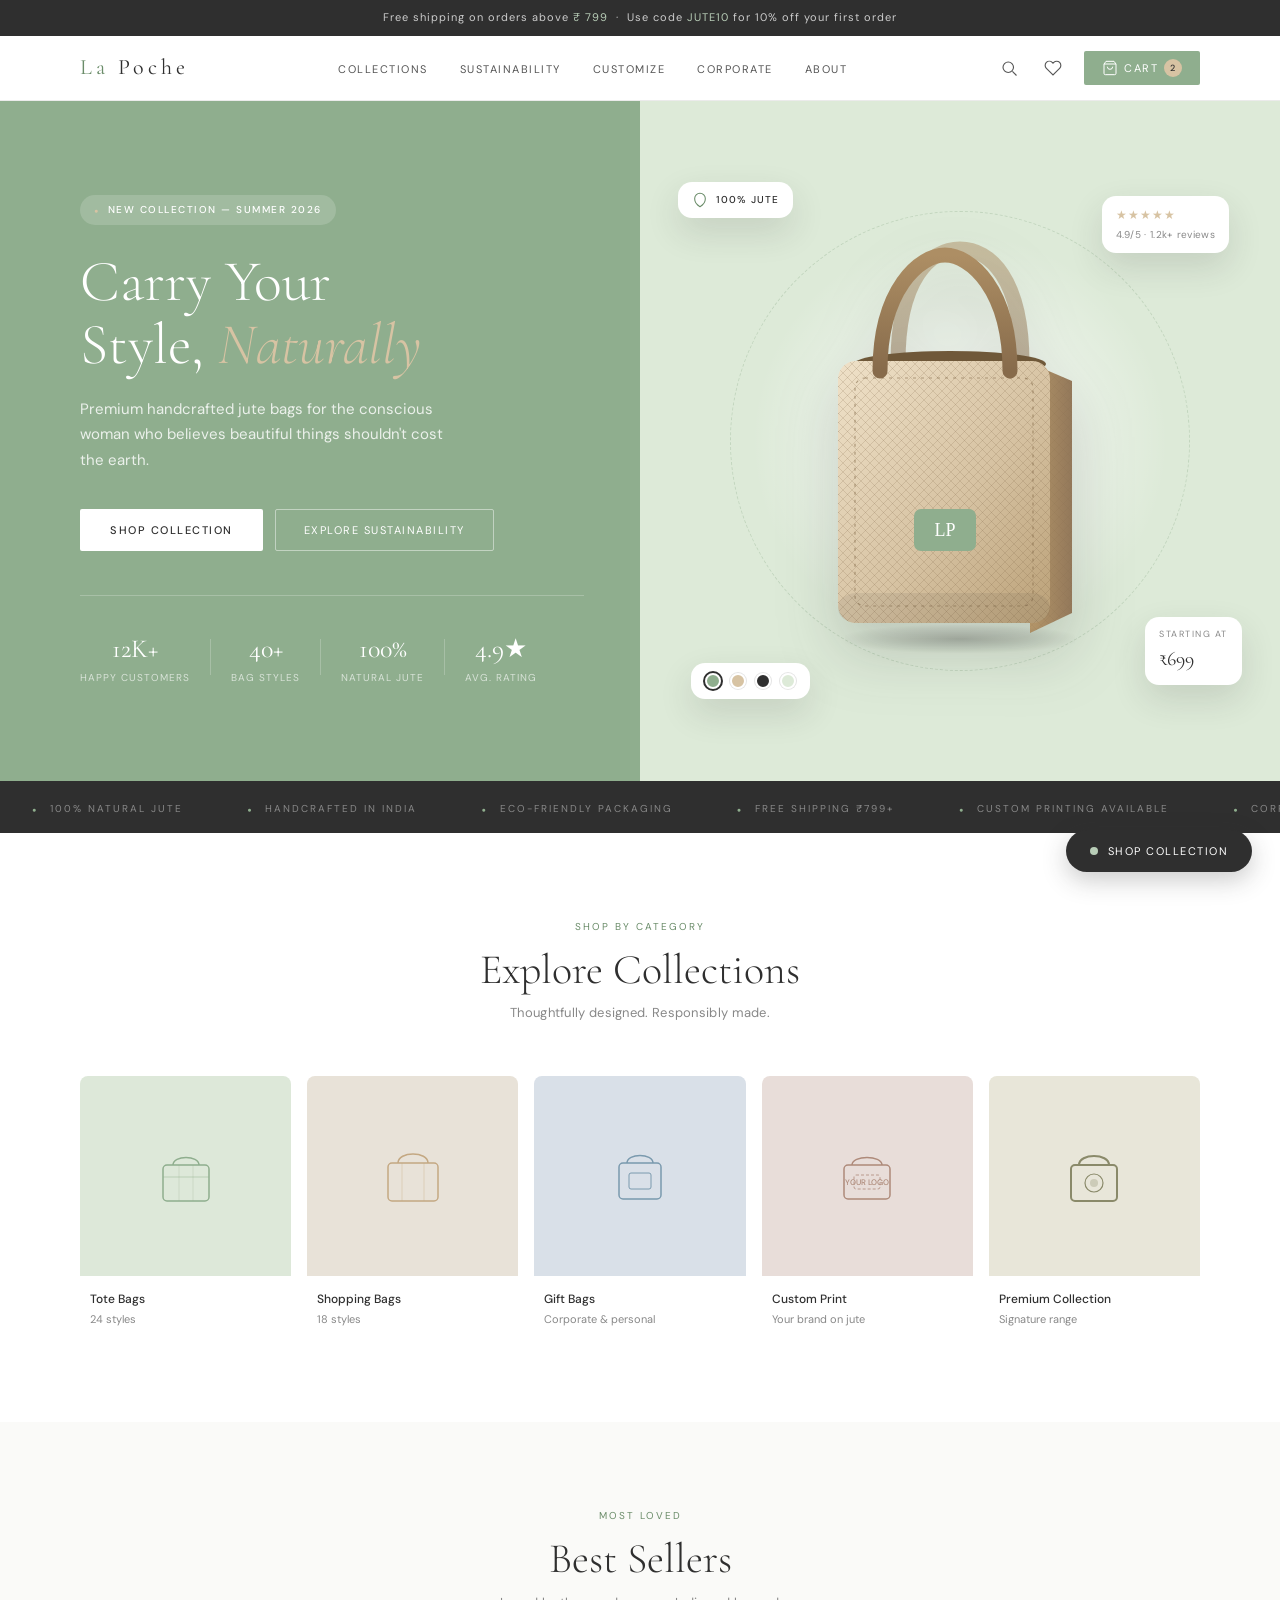
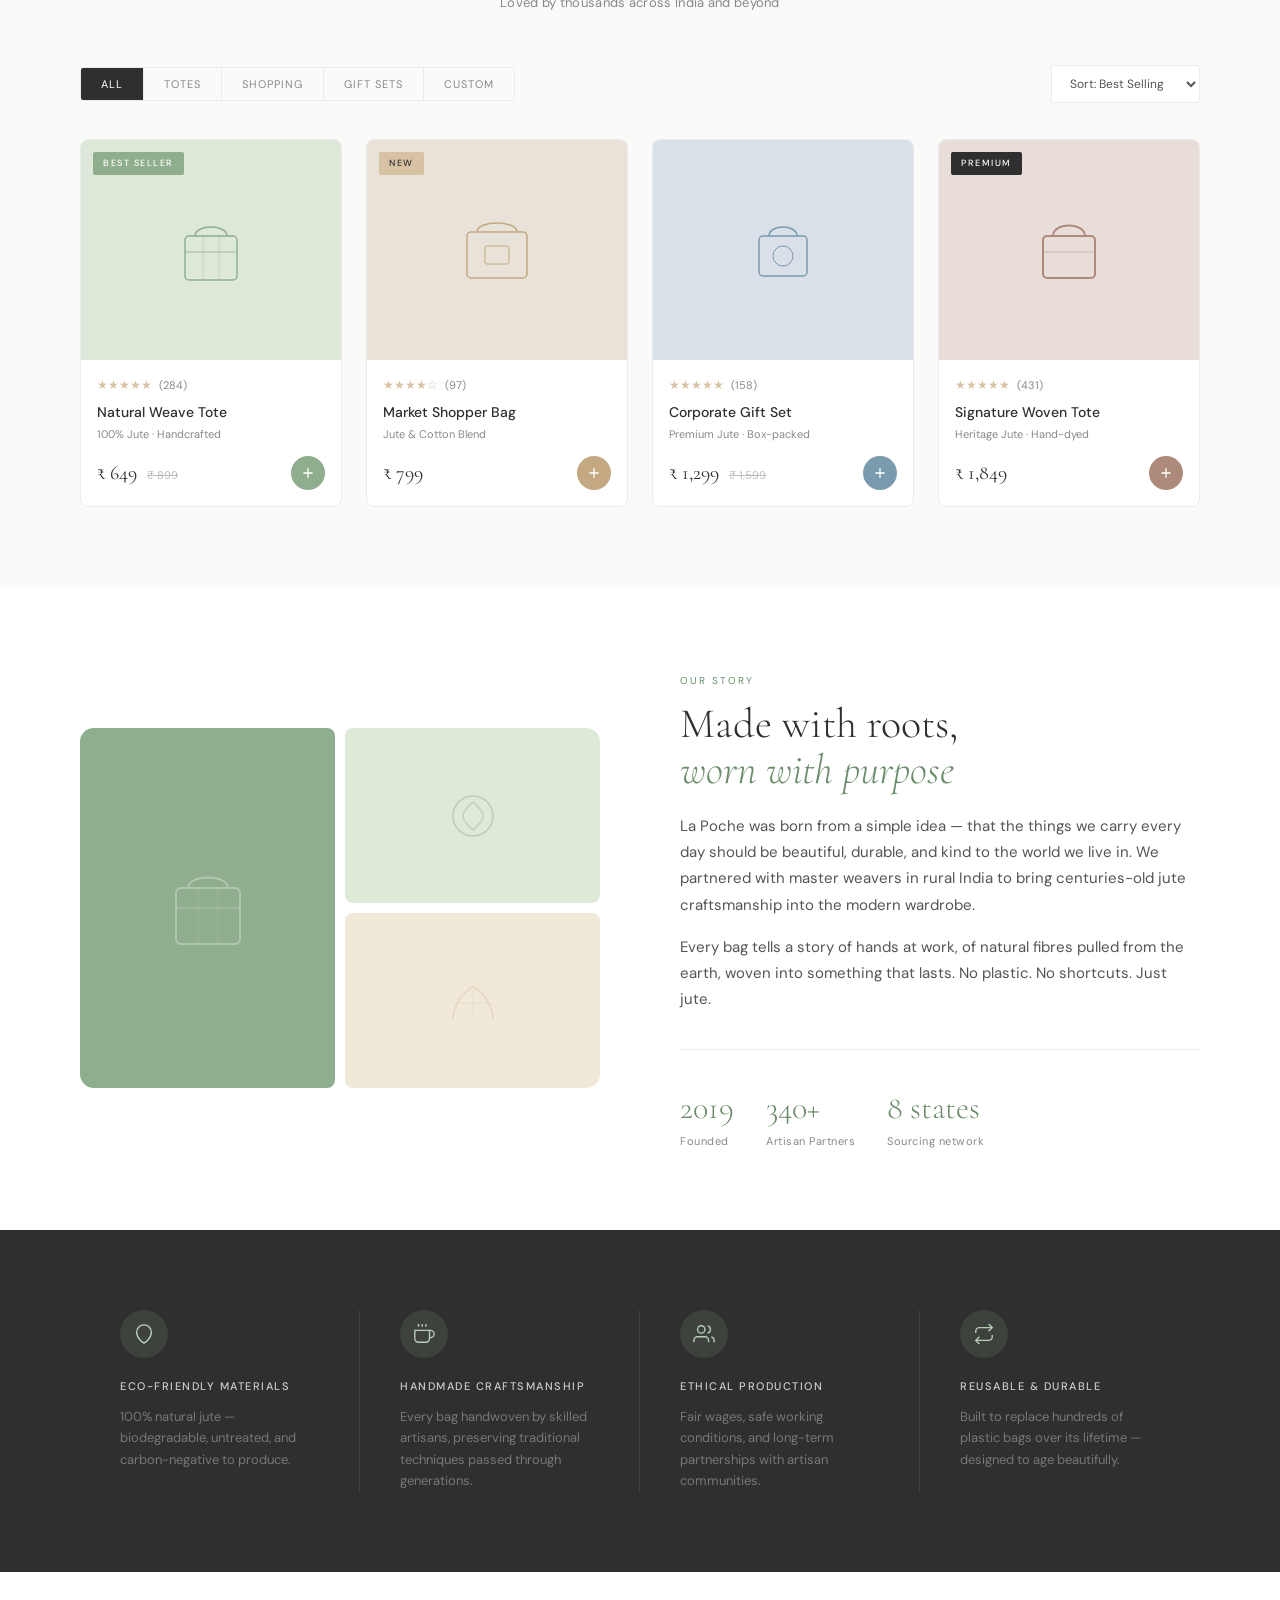
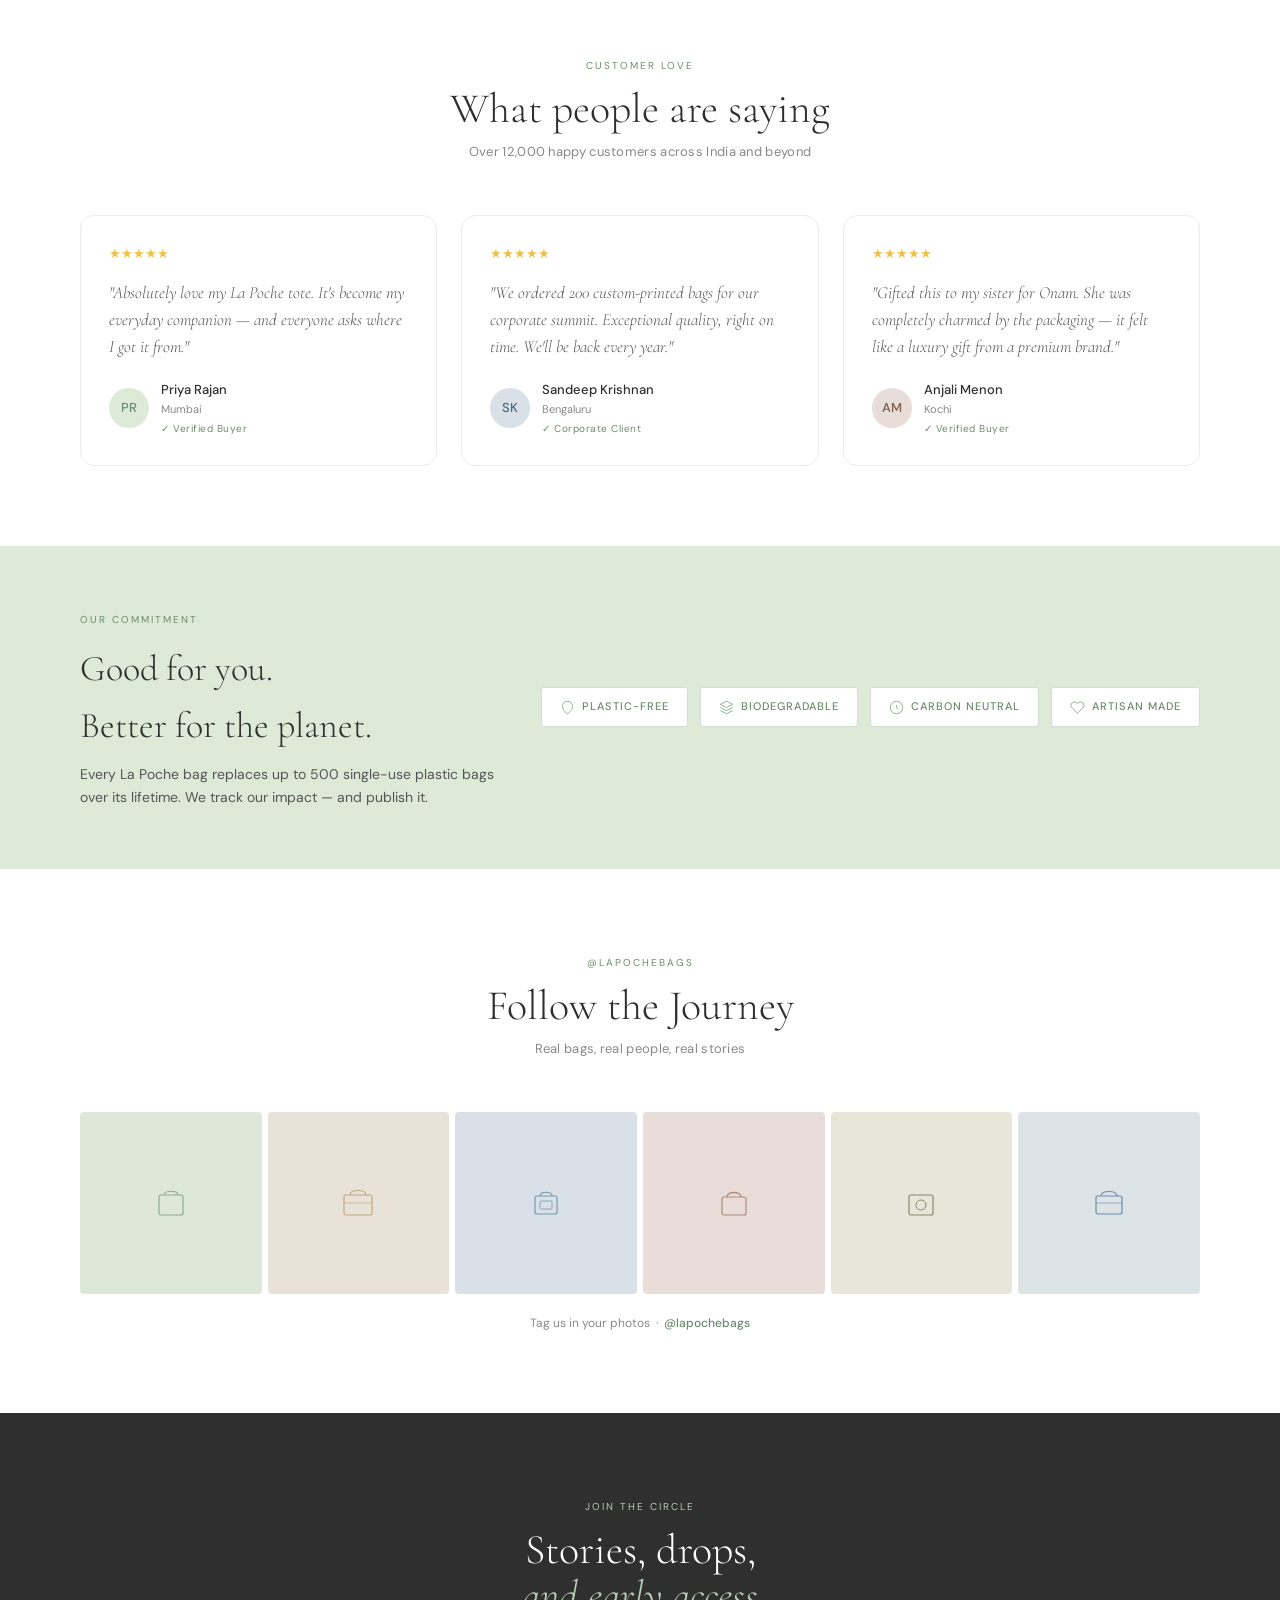
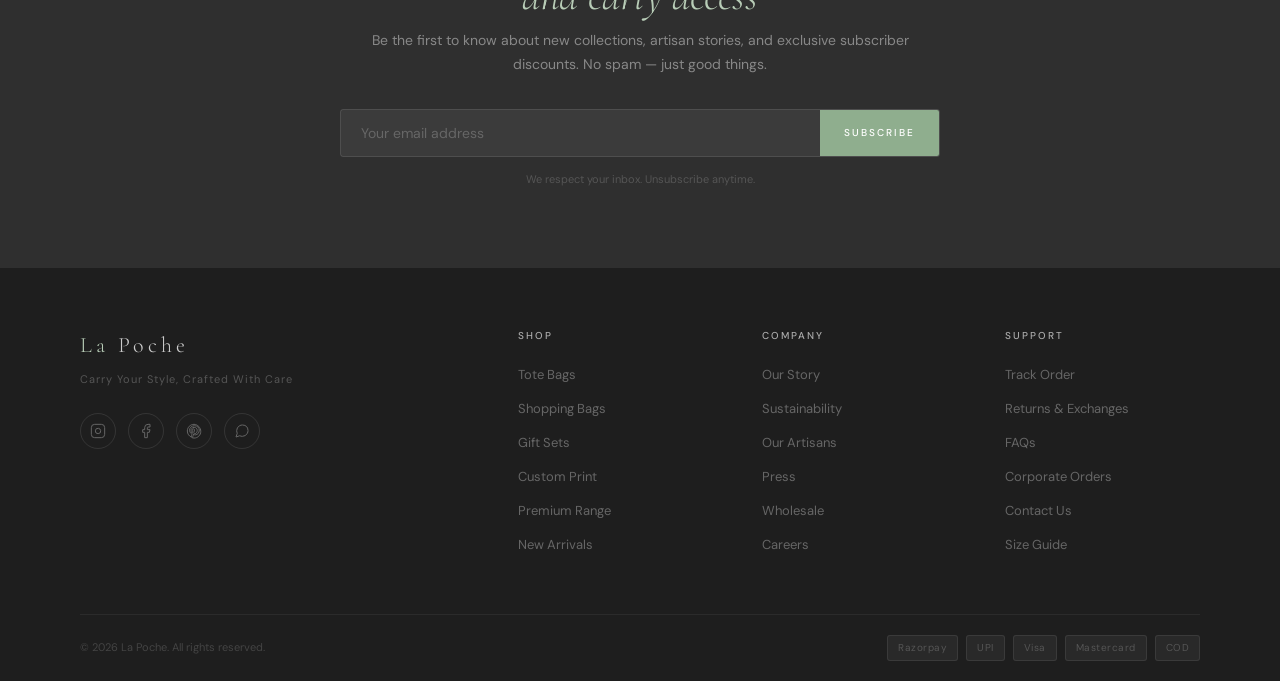
<file: home.html>
<!DOCTYPE html>
<html lang="en">
<head>
<meta charset="UTF-8">
<meta name="viewport" content="width=device-width, initial-scale=1.0">
<title>La Poche — Sustainable Style for Everyday Life</title>
<link rel="preconnect" href="https://fonts.googleapis.com">
<link rel="preconnect" href="https://fonts.gstatic.com" crossorigin>
<link href="https://fonts.googleapis.com/css2?family=Cormorant+Garamond:ital,wght@0,300;0,400;0,500;1,300;1,400&family=DM+Sans:opsz,wght@9..40,300;9..40,400;9..40,500&display=swap" rel="stylesheet">
<style>
/* ===== RESET & BASE ===== */
*, *::before, *::after { margin: 0; padding: 0; box-sizing: border-box; }
html { scroll-behavior: smooth; }
body {
  font-family: 'DM Sans', sans-serif;
  font-size: 15px;
  color: #2F2F2F;
  background: #ffffff;
  line-height: 1.6;
  -webkit-font-smoothing: antialiased;
}
img { max-width: 100%; display: block; }
a { text-decoration: none; color: inherit; }
ul { list-style: none; }
button { cursor: pointer; font-family: 'DM Sans', sans-serif; }
input { font-family: 'DM Sans', sans-serif; }

/* ===== TOKENS ===== */
:root {
  --sage: #8FAE8E;
  --sage-dark: #6a8c69;
  --sage-light: #b8cdb7;
  --mint: #DDEAD8;
  --beige: #D7C3A3;
  --beige-light: #F0E8D8;
  --charcoal: #2F2F2F;
  --charcoal-mid: #555555;
  --stone: #888888;
  --rule: #EBEBEB;
  --bg-off: #FAFAF8;
  --serif: 'Cormorant Garamond', Georgia, serif;
  --sans: 'DM Sans', system-ui, sans-serif;
  --ease: cubic-bezier(0.4, 0, 0.2, 1);
  --radius-sm: 4px;
  --radius-md: 8px;
  --radius-lg: 14px;
}

/* ===== TYPOGRAPHY ===== */
.t-display { font-family: var(--serif); font-weight: 300; }
.t-label { font-size: 10px; letter-spacing: 2px; text-transform: uppercase; font-weight: 500; }

/* ===== LAYOUT UTILS ===== */
.container { max-width: 1200px; margin: 0 auto; padding: 0 40px; }
.section-pad { padding: 80px 0; }
.section-head { text-align: center; margin-bottom: 52px; }
.section-head h2 { font-family: var(--serif); font-size: 42px; font-weight: 300; color: var(--charcoal); margin-bottom: 10px; line-height: 1.1; }
.section-head p { font-size: 13px; color: var(--stone); letter-spacing: 0.3px; }
.section-eyebrow { display: inline-block; font-size: 10px; letter-spacing: 2px; text-transform: uppercase; color: var(--sage-dark); margin-bottom: 12px; }

/* ===== ANNOUNCEMENT BAR ===== */
.announce {
  background: var(--charcoal);
  color: #ccc;
  text-align: center;
  padding: 9px 20px;
  font-size: 11px;
  letter-spacing: 1px;
}
.announce span { color: var(--sage-light); }

/* ===== NAVIGATION ===== */
.nav {
  position: sticky;
  top: 0;
  z-index: 100;
  background: rgba(255,255,255,0.96);
  backdrop-filter: blur(12px);
  border-bottom: 1px solid var(--rule);
}
.nav-inner {
  display: flex;
  align-items: center;
  justify-content: space-between;
  height: 64px;
  max-width: 1200px;
  margin: 0 auto;
  padding: 0 40px;
}
.nav-logo {
  font-family: var(--serif);
  font-size: 22px;
  font-weight: 400;
  letter-spacing: 4px;
  color: var(--charcoal);
}
.nav-logo em { color: var(--sage-dark); font-style: normal; }
.nav-links { display: flex; gap: 32px; }
.nav-links a {
  font-size: 11px;
  letter-spacing: 1.5px;
  text-transform: uppercase;
  color: var(--charcoal-mid);
  font-weight: 400;
  transition: color 0.2s var(--ease);
  position: relative;
}
.nav-links a::after {
  content: '';
  position: absolute;
  bottom: -3px; left: 0;
  width: 0; height: 1px;
  background: var(--sage);
  transition: width 0.25s var(--ease);
}
.nav-links a:hover { color: var(--charcoal); }
.nav-links a:hover::after { width: 100%; }
.nav-icons { display: flex; gap: 18px; align-items: center; }
.nav-icon-btn {
  background: none;
  border: none;
  padding: 4px;
  color: var(--charcoal-mid);
  font-size: 20px;
  transition: color 0.2s;
  display: flex;
  align-items: center;
}
.nav-icon-btn:hover { color: var(--charcoal); }
.cart-btn {
  background: var(--sage);
  color: #fff;
  border: none;
  padding: 8px 18px;
  border-radius: 2px;
  font-size: 11px;
  letter-spacing: 1.5px;
  text-transform: uppercase;
  display: flex;
  align-items: center;
  gap: 6px;
  transition: background 0.2s;
}
.cart-btn:hover { background: var(--sage-dark); }
.cart-count {
  background: var(--beige);
  color: var(--charcoal);
  width: 18px; height: 18px;
  border-radius: 50%;
  font-size: 9px;
  display: flex;
  align-items: center;
  justify-content: center;
  font-weight: 500;
}

/* ===== HERO ===== */
.hero {
  padding: 0;
  overflow: hidden;
  position: relative;
}
.hero-inner {
  display: grid;
  grid-template-columns: 1fr 1fr;
  gap: 0;
  min-height: 680px;
  align-items: stretch;
}

/* ---- Left: plain solid colour panel ---- */
.hero-text {
  background: var(--sage);
  display: flex;
  flex-direction: column;
  justify-content: center;
  padding: 80px 56px 80px 80px;
  position: relative;
  z-index: 2;
}
.hero-badge {
  display: inline-flex;
  align-items: center;
  gap: 8px;
  background: rgba(255,255,255,0.16);
  color: #fff;
  font-size: 10px;
  letter-spacing: 1.5px;
  text-transform: uppercase;
  padding: 7px 14px;
  border-radius: 20px;
  margin-bottom: 26px;
  font-weight: 500;
  width: fit-content;
}
.hero-badge::before { content: '●'; font-size: 7px; color: var(--beige); }
.hero h1 {
  font-family: var(--serif);
  font-size: 58px;
  font-weight: 300;
  line-height: 1.08;
  color: #fff;
  margin-bottom: 20px;
}
.hero h1 em { font-style: italic; color: var(--beige); }
.hero-sub {
  font-size: 15px;
  color: rgba(255,255,255,0.82);
  line-height: 1.7;
  max-width: 380px;
  margin-bottom: 36px;
}
.hero-ctas { display: flex; gap: 12px; flex-wrap: wrap; align-items: center; }
.btn-primary {
  background: #fff;
  color: var(--charcoal);
  border: none;
  padding: 14px 30px;
  font-size: 11px;
  letter-spacing: 1.5px;
  text-transform: uppercase;
  border-radius: 2px;
  transition: background 0.2s, transform 0.2s;
  font-weight: 500;
}
.btn-primary:hover { background: var(--beige); transform: translateY(-2px); }
.btn-ghost {
  background: transparent;
  color: #fff;
  border: 1px solid rgba(255,255,255,0.45);
  padding: 13px 28px;
  font-size: 11px;
  letter-spacing: 1.5px;
  text-transform: uppercase;
  border-radius: 2px;
  transition: border-color 0.2s, background 0.2s;
  font-weight: 400;
}
.btn-ghost:hover { border-color: #fff; background: rgba(255,255,255,0.08); }
.hero-trust {
  display: flex;
  align-items: center;
  gap: 20px;
  margin-top: 44px;
  padding-top: 32px;
  border-top: 1px solid rgba(255,255,255,0.22);
}
.hero-trust-item { text-align: center; }
.hero-trust-num {
  font-family: var(--serif);
  font-size: 26px;
  font-weight: 400;
  color: #fff;
}
.hero-trust-label { font-size: 10px; color: rgba(255,255,255,0.65); letter-spacing: 1px; text-transform: uppercase; }
.hero-trust-divider { width: 1px; height: 36px; background: rgba(255,255,255,0.22); }

/* ---- Right: floating 3D-style jute bag visual ---- */
.hero-visual {
  background: var(--mint);
  position: relative;
  display: flex;
  align-items: center;
  justify-content: center;
  overflow: hidden;
}
.hero-glow {
  position: absolute;
  width: 420px;
  height: 420px;
  border-radius: 50%;
  background: radial-gradient(circle, rgba(255,255,255,0.9) 0%, rgba(255,255,255,0) 70%);
  top: 50%;
  left: 50%;
  transform: translate(-50%, -50%);
}
.hero-ring {
  position: absolute;
  width: 460px;
  height: 460px;
  border: 1px dashed rgba(143,174,142,0.35);
  border-radius: 50%;
  top: 50%;
  left: 50%;
  transform: translate(-50%, -50%);
  animation: ringspin 60s linear infinite;
}
@keyframes ringspin { from { transform: translate(-50%, -50%) rotate(0deg); } to { transform: translate(-50%, -50%) rotate(360deg); } }
.hero-bag-stage {
  position: relative;
  width: 360px;
  height: 460px;
  z-index: 2;
}
.hero-bag-float {
  width: 100%;
  height: 100%;
  animation: bagfloat 5s ease-in-out infinite;
  filter: drop-shadow(0 30px 30px rgba(47,47,47,0.18));
}
@keyframes bagfloat {
  0%, 100% { transform: translateY(0) rotate(-4deg); }
  50% { transform: translateY(-18px) rotate(-2deg); }
}
.hero-bag-shadow {
  position: absolute;
  bottom: 18px;
  left: 50%;
  width: 230px;
  height: 28px;
  background: radial-gradient(ellipse, rgba(47,47,47,0.28) 0%, rgba(47,47,47,0) 75%);
  transform: translateX(-50%);
  animation: shadowpulse 5s ease-in-out infinite;
  z-index: 1;
}
@keyframes shadowpulse {
  0%, 100% { transform: translateX(-50%) scale(1); opacity: 0.9; }
  50% { transform: translateX(-50%) scale(0.85); opacity: 0.6; }
}
.float-card {
  position: absolute;
  background: #fff;
  border-radius: 14px;
  box-shadow: 0 14px 34px rgba(47,47,47,0.14);
  display: flex;
  align-items: center;
  gap: 8px;
  padding: 10px 14px;
  z-index: 3;
  animation: cardfloat 6s ease-in-out infinite;
}
.float-rating { top: 14%; right: 8%; flex-direction: column; align-items: flex-start; gap: 2px; animation-delay: .3s; }
.float-rating .fc-stars { color: var(--beige); font-size: 12px; letter-spacing: 1px; }
.float-rating .fc-sub { font-size: 10px; color: var(--stone); letter-spacing: 0.3px; }
.float-eco { top: 12%; left: 6%; animation-delay: .9s; }
.float-eco svg { width: 16px; height: 16px; color: var(--sage-dark); flex-shrink: 0; }
.float-eco span { font-size: 10px; letter-spacing: 1px; text-transform: uppercase; color: var(--charcoal); font-weight: 500; }
.float-colors { bottom: 12%; left: 8%; gap: 9px; animation-delay: .5s; }
.fc-dot { width: 16px; height: 16px; border-radius: 50%; border: 2px solid #fff; box-shadow: 0 0 0 1px rgba(47,47,47,0.12); cursor: pointer; }
.fc-dot.active { box-shadow: 0 0 0 2px var(--charcoal); }
.float-price { bottom: 14%; right: 6%; flex-direction: column; align-items: flex-start; gap: 2px; animation-delay: 0s; }
.float-price .fc-label { font-size: 9px; letter-spacing: 1.5px; text-transform: uppercase; color: var(--stone); }
.float-price .fc-amount { font-family: var(--serif); font-size: 20px; color: var(--charcoal); }
@keyframes cardfloat {
  0%, 100% { transform: translateY(0); }
  50% { transform: translateY(-10px); }
}

/* ===== MARQUEE ===== */
.marquee-strip {
  background: var(--charcoal);
  padding: 14px 0;
  overflow: hidden;
  white-space: nowrap;
}
.marquee-track {
  display: inline-flex;
  gap: 0;
  animation: marquee 30s linear infinite;
}
.marquee-item {
  display: inline-flex;
  align-items: center;
  gap: 12px;
  padding: 0 32px;
  font-size: 10px;
  letter-spacing: 2px;
  text-transform: uppercase;
  color: #888;
  font-weight: 400;
}
.marquee-dot { color: var(--sage); font-size: 7px; }
@keyframes marquee {
  0% { transform: translateX(0); }
  100% { transform: translateX(-50%); }
}

/* ===== COLLECTIONS ===== */
.collections-grid {
  display: grid;
  grid-template-columns: repeat(5, 1fr);
  gap: 16px;
}
.coll-card {
  position: relative;
  border-radius: var(--radius-md);
  overflow: hidden;
  cursor: pointer;
  transition: transform 0.3s var(--ease);
}
.coll-card:hover { transform: translateY(-4px); }
.coll-card:hover .coll-overlay { opacity: 1; }
.coll-img {
  height: 200px;
  display: flex;
  align-items: center;
  justify-content: center;
}
.coll-img.bg1 { background: #dde8d9; }
.coll-img.bg2 { background: #e8e2d8; }
.coll-img.bg3 { background: #d9e0e8; }
.coll-img.bg4 { background: #e8ddd9; }
.coll-img.bg5 { background: #e8e6d9; }
.coll-overlay {
  position: absolute;
  inset: 0;
  background: rgba(47,47,47,0.07);
  opacity: 0;
  transition: opacity 0.3s;
}
.coll-info { padding: 14px 10px; }
.coll-name { font-size: 12px; font-weight: 500; color: var(--charcoal); margin-bottom: 2px; }
.coll-count { font-size: 11px; color: var(--stone); }

/* ===== PRODUCTS ===== */
.bestsellers-bg { background: var(--bg-off); }
.filter-row {
  display: flex;
  justify-content: space-between;
  align-items: center;
  margin-bottom: 36px;
  flex-wrap: wrap;
  gap: 16px;
}
.filter-tabs { display: flex; gap: 0; border: 1px solid var(--rule); border-radius: 3px; overflow: hidden; }
.filter-tab {
  background: none;
  border: none;
  padding: 9px 20px;
  font-size: 11px;
  letter-spacing: 1px;
  text-transform: uppercase;
  color: var(--stone);
  border-right: 1px solid var(--rule);
  transition: background 0.2s, color 0.2s;
  font-weight: 400;
}
.filter-tab:last-child { border-right: none; }
.filter-tab.active { background: var(--charcoal); color: #fff; }
.filter-tab:hover:not(.active) { background: var(--rule); }
.sort-select {
  font-family: var(--sans);
  font-size: 12px;
  border: 1px solid var(--rule);
  border-radius: 3px;
  padding: 9px 14px;
  color: var(--charcoal-mid);
  background: #fff;
  outline: none;
}

.products-grid {
  display: grid;
  grid-template-columns: repeat(4, 1fr);
  gap: 24px;
}
.prod-card {
  background: #fff;
  border-radius: var(--radius-md);
  overflow: hidden;
  border: 1px solid var(--rule);
  transition: box-shadow 0.3s var(--ease), transform 0.3s var(--ease);
}
.prod-card:hover { transform: translateY(-3px); box-shadow: 0 12px 32px rgba(47,47,47,0.08); }
.prod-img-wrap {
  position: relative;
  overflow: hidden;
}
.prod-img {
  height: 220px;
  display: flex;
  align-items: center;
  justify-content: center;
  transition: transform 0.4s var(--ease);
}
.prod-card:hover .prod-img { transform: scale(1.03); }
.pi-1 { background: #dde8d9; }
.pi-2 { background: #e8e2d8; }
.pi-3 { background: #d9e0e8; }
.pi-4 { background: #e8ddd9; }
.prod-badge {
  position: absolute;
  top: 12px; left: 12px;
  background: var(--sage);
  color: #fff;
  font-size: 9px;
  letter-spacing: 1.5px;
  text-transform: uppercase;
  padding: 4px 10px;
  border-radius: 2px;
  font-weight: 500;
}
.prod-badge.new { background: var(--beige); color: var(--charcoal); }
.prod-badge.premium { background: var(--charcoal); }
.prod-actions {
  position: absolute;
  top: 12px; right: 12px;
  display: flex;
  flex-direction: column;
  gap: 6px;
  opacity: 0;
  transform: translateX(6px);
  transition: opacity 0.3s, transform 0.3s;
}
.prod-card:hover .prod-actions { opacity: 1; transform: translateX(0); }
.prod-action-btn {
  width: 34px; height: 34px;
  background: #fff;
  border: 1px solid var(--rule);
  border-radius: 50%;
  display: flex;
  align-items: center;
  justify-content: center;
  font-size: 16px;
  color: var(--charcoal-mid);
  transition: background 0.2s, color 0.2s;
  cursor: pointer;
}
.prod-action-btn:hover { background: var(--charcoal); color: #fff; border-color: var(--charcoal); }
.prod-quick-add {
  position: absolute;
  bottom: 0; left: 0; right: 0;
  background: var(--charcoal);
  color: #fff;
  border: none;
  padding: 11px;
  font-size: 10px;
  letter-spacing: 1.5px;
  text-transform: uppercase;
  font-weight: 400;
  opacity: 0;
  transform: translateY(100%);
  transition: opacity 0.3s, transform 0.3s;
}
.prod-card:hover .prod-quick-add { opacity: 1; transform: translateY(0); }
.prod-info { padding: 16px; }
.prod-stars { color: var(--beige); font-size: 12px; margin-bottom: 5px; }
.prod-stars span { font-size: 11px; color: var(--stone); margin-left: 4px; }
.prod-name { font-size: 14px; font-weight: 500; color: var(--charcoal); margin-bottom: 3px; }
.prod-material { font-size: 11px; color: var(--stone); margin-bottom: 12px; }
.prod-footer { display: flex; align-items: center; justify-content: space-between; }
.prod-price {
  font-family: var(--serif);
  font-size: 20px;
  font-weight: 400;
  color: var(--charcoal);
}
.prod-mrp { font-size: 11px; color: #bbb; text-decoration: line-through; margin-left: 6px; }
.prod-add-cart {
  width: 34px; height: 34px;
  background: var(--sage);
  border: none;
  border-radius: 50%;
  display: flex;
  align-items: center;
  justify-content: center;
  color: #fff;
  font-size: 18px;
  transition: background 0.2s, transform 0.15s;
}
.prod-add-cart:hover { background: var(--sage-dark); transform: scale(1.08); }
.prod-add-cart svg { width: 16px; height: 16px; }

/* ===== STORY / BRAND ===== */
.brand-section { background: #fff; }
.brand-inner {
  display: grid;
  grid-template-columns: 1fr 1fr;
  gap: 80px;
  align-items: center;
}
.brand-visual {
  display: grid;
  grid-template-columns: 1fr 1fr;
  gap: 10px;
  border-radius: var(--radius-lg);
  overflow: hidden;
}
.bv-block { border-radius: var(--radius-md); display: flex; align-items: center; justify-content: center; }
.bv-tall { grid-row: span 2; background: var(--sage); min-height: 360px; }
.bv-1 { background: var(--mint); min-height: 170px; }
.bv-2 { background: var(--beige-light); min-height: 170px; }
.brand-text {}
.brand-text h2 {
  font-family: var(--serif);
  font-size: 42px;
  font-weight: 300;
  color: var(--charcoal);
  margin-bottom: 20px;
  line-height: 1.1;
}
.brand-text h2 em { font-style: italic; color: var(--sage-dark); }
.brand-text p { font-size: 15px; color: var(--charcoal-mid); line-height: 1.75; margin-bottom: 16px; }
.brand-stat-row { display: flex; gap: 32px; margin-top: 36px; padding-top: 32px; border-top: 1px solid var(--rule); }
.brand-stat {}
.brand-stat-n { font-family: var(--serif); font-size: 32px; font-weight: 300; color: var(--sage-dark); }
.brand-stat-l { font-size: 11px; color: var(--stone); letter-spacing: 0.5px; }

/* ===== PROMISE ===== */
.promise-section { background: var(--charcoal); padding: 80px 0; }
.promise-grid {
  display: grid;
  grid-template-columns: repeat(4, 1fr);
  gap: 0;
}
.promise-item {
  padding: 0 40px;
  border-right: 1px solid rgba(255,255,255,0.08);
}
.promise-item:last-child { border-right: none; }
.promise-icon {
  width: 48px; height: 48px;
  background: rgba(143,174,142,0.15);
  border-radius: 50%;
  display: flex;
  align-items: center;
  justify-content: center;
  margin-bottom: 20px;
  color: var(--sage-light);
  font-size: 22px;
}
.promise-title { font-size: 11px; letter-spacing: 1.5px; text-transform: uppercase; color: #ccc; margin-bottom: 10px; font-weight: 500; }
.promise-desc { font-size: 13px; color: #777; line-height: 1.65; }

/* ===== TESTIMONIALS ===== */
.testi-grid { display: grid; grid-template-columns: repeat(3, 1fr); gap: 24px; }
.testi-card {
  background: #fff;
  border: 1px solid var(--rule);
  border-radius: var(--radius-lg);
  padding: 28px;
  transition: box-shadow 0.3s;
}
.testi-card:hover { box-shadow: 0 8px 24px rgba(47,47,47,0.07); }
.testi-stars { color: #F0C040; font-size: 13px; margin-bottom: 14px; }
.testi-quote {
  font-family: var(--serif);
  font-size: 17px;
  font-style: italic;
  font-weight: 300;
  color: var(--charcoal-mid);
  line-height: 1.6;
  margin-bottom: 20px;
}
.testi-author { display: flex; align-items: center; gap: 12px; }
.testi-avatar {
  width: 40px; height: 40px;
  border-radius: 50%;
  display: flex;
  align-items: center;
  justify-content: center;
  font-size: 13px;
  font-weight: 500;
}
.ta-1 { background: var(--mint); color: var(--sage-dark); }
.ta-2 { background: #d9e0e8; color: #4a6a7a; }
.ta-3 { background: #e8ddd9; color: #7a5a4a; }
.testi-name { font-size: 13px; font-weight: 500; color: var(--charcoal); }
.testi-loc { font-size: 11px; color: var(--stone); }
.testi-verified { font-size: 10px; color: var(--sage-dark); letter-spacing: 0.5px; margin-top: 2px; }

/* ===== SUSTAINABILITY BANNER ===== */
.sustain-banner {
  background: var(--mint);
  padding: 60px 0;
}
.sustain-inner {
  display: flex;
  justify-content: space-between;
  align-items: center;
  flex-wrap: wrap;
  gap: 32px;
}
.sustain-text h2 { font-family: var(--serif); font-size: 36px; font-weight: 300; color: var(--charcoal); margin-bottom: 8px; }
.sustain-text p { font-size: 14px; color: var(--charcoal-mid); max-width: 420px; line-height: 1.65; }
.sustain-badges { display: flex; gap: 12px; flex-wrap: wrap; }
.sustain-badge {
  background: #fff;
  border: 1px solid rgba(143,174,142,0.4);
  border-radius: 3px;
  padding: 10px 18px;
  font-size: 11px;
  letter-spacing: 1px;
  text-transform: uppercase;
  color: var(--sage-dark);
  font-weight: 500;
  display: flex;
  align-items: center;
  gap: 7px;
}
.sustain-badge svg { width: 15px; height: 15px; color: var(--sage); }

/* ===== INSTAGRAM STRIP ===== */
.insta-section {}
.insta-grid { display: grid; grid-template-columns: repeat(6, 1fr); gap: 6px; }
.insta-cell {
  aspect-ratio: 1;
  border-radius: var(--radius-sm);
  overflow: hidden;
  position: relative;
  cursor: pointer;
}
.insta-cell:hover .insta-hover { opacity: 1; }
.insta-bg { width: 100%; height: 100%; display: flex; align-items: center; justify-content: center; }
.ib1 { background: #dde8d9; }
.ib2 { background: #e8e2d8; }
.ib3 { background: #d9e0e8; }
.ib4 { background: #e8ddd9; }
.ib5 { background: #e8e6d9; }
.ib6 { background: #dde4e8; }
.insta-hover {
  position: absolute;
  inset: 0;
  background: rgba(47,47,47,0.4);
  display: flex;
  align-items: center;
  justify-content: center;
  opacity: 0;
  transition: opacity 0.25s;
  color: #fff;
  font-size: 22px;
}
.insta-handle {
  text-align: center;
  margin-top: 20px;
  font-size: 12px;
  color: var(--stone);
}
.insta-handle a { color: var(--sage-dark); font-weight: 500; }

/* ===== NEWSLETTER ===== */
.nl-section { background: var(--charcoal); padding: 80px 0; }
.nl-inner { max-width: 600px; margin: 0 auto; text-align: center; }
.nl-inner h2 { font-family: var(--serif); font-size: 42px; font-weight: 300; color: #fff; margin-bottom: 10px; line-height: 1.1; }
.nl-inner h2 em { font-style: italic; color: var(--sage-light); }
.nl-inner p { font-size: 14px; color: #888; margin-bottom: 32px; line-height: 1.7; }
.nl-form { display: flex; border: 1px solid rgba(255,255,255,0.15); border-radius: 3px; overflow: hidden; }
.nl-input {
  flex: 1;
  background: rgba(255,255,255,0.06);
  border: none;
  padding: 14px 20px;
  font-size: 14px;
  color: #fff;
  outline: none;
}
.nl-input::placeholder { color: #666; }
.nl-btn {
  background: var(--sage);
  color: #fff;
  border: none;
  padding: 14px 24px;
  font-size: 10px;
  letter-spacing: 2px;
  text-transform: uppercase;
  font-weight: 500;
  white-space: nowrap;
  transition: background 0.2s;
}
.nl-btn:hover { background: var(--sage-dark); }
.nl-privacy { font-size: 11px; color: #555; margin-top: 14px; }

/* ===== FOOTER ===== */
footer {
  background: #1E1E1E;
  color: #666;
  padding: 60px 0 0;
}
.footer-main {
  display: grid;
  grid-template-columns: 2fr 1fr 1fr 1fr;
  gap: 48px;
  padding-bottom: 48px;
  border-bottom: 1px solid rgba(255,255,255,0.06);
}
.footer-brand-name { font-family: var(--serif); font-size: 22px; letter-spacing: 4px; color: #ccc; margin-bottom: 8px; font-weight: 300; }
.footer-tagline { font-size: 11px; color: #555; letter-spacing: 1px; margin-bottom: 24px; }
.footer-social { display: flex; gap: 12px; margin-bottom: 20px; }
.social-btn {
  width: 36px; height: 36px;
  border: 1px solid rgba(255,255,255,0.1);
  border-radius: 50%;
  display: flex;
  align-items: center;
  justify-content: center;
  color: #666;
  font-size: 16px;
  transition: border-color 0.2s, color 0.2s;
  cursor: pointer;
  background: none;
}
.social-btn:hover { border-color: var(--sage); color: var(--sage); }
.footer-col h4 { font-size: 10px; letter-spacing: 2px; text-transform: uppercase; color: #aaa; margin-bottom: 18px; font-weight: 500; }
.footer-col li { margin-bottom: 10px; }
.footer-col a { font-size: 13px; color: #666; transition: color 0.2s; }
.footer-col a:hover { color: #ccc; }
.footer-bottom {
  display: flex;
  justify-content: space-between;
  align-items: center;
  padding: 20px 0;
  flex-wrap: wrap;
  gap: 12px;
}
.footer-copy { font-size: 11px; color: #444; }
.footer-pay { display: flex; gap: 8px; align-items: center; }
.pay-badge { background: rgba(255,255,255,0.05); border: 1px solid rgba(255,255,255,0.08); border-radius: 3px; padding: 4px 10px; font-size: 10px; color: #555; letter-spacing: 0.5px; }

/* ===== FLOATING CART ===== */
.floating-cta {
  position: fixed;
  bottom: 28px;
  right: 28px;
  background: var(--charcoal);
  color: #fff;
  border: none;
  border-radius: 30px;
  padding: 14px 24px;
  font-size: 11px;
  letter-spacing: 1.5px;
  text-transform: uppercase;
  display: flex;
  align-items: center;
  gap: 10px;
  box-shadow: 0 8px 24px rgba(47,47,47,0.25);
  transition: background 0.2s, transform 0.2s;
  z-index: 99;
  cursor: pointer;
}
.floating-cta:hover { background: var(--sage-dark); transform: translateY(-2px); }
.floating-cta-dot { width: 8px; height: 8px; background: var(--sage-light); border-radius: 50%; animation: pulse 2s ease-in-out infinite; }
@keyframes pulse { 0%, 100% { opacity: 1; transform: scale(1); } 50% { opacity: 0.6; transform: scale(0.85); } }

/* ===== UTILITIES ===== */
svg { display: block; }

/* ===== RESPONSIVE ===== */
@media (max-width: 1024px) {
  .container { padding: 0 24px; }
  .hero-inner { grid-template-columns: 1fr; min-height: auto; }
  .hero-visual { display: none; }
  .hero-text { padding: 60px 0; }
  .hero h1 { font-size: 44px; }
  .collections-grid { grid-template-columns: repeat(3, 1fr); }
  .products-grid { grid-template-columns: repeat(2, 1fr); }
  .brand-inner { grid-template-columns: 1fr; gap: 48px; }
  .brand-visual { order: -1; }
  .promise-grid { grid-template-columns: repeat(2, 1fr); gap: 32px; }
  .promise-item { border-right: none; border-bottom: 1px solid rgba(255,255,255,0.08); padding: 0 0 32px; }
  .promise-item:last-child { border-bottom: none; }
  .testi-grid { grid-template-columns: 1fr; }
  .insta-grid { grid-template-columns: repeat(3, 1fr); }
  .footer-main { grid-template-columns: 1fr 1fr; gap: 32px; }
  .nav-links { display: none; }
}
@media (max-width: 640px) {
  .hero h1 { font-size: 36px; }
  .collections-grid { grid-template-columns: repeat(2, 1fr); }
  .products-grid { grid-template-columns: 1fr; }
  .promise-grid { grid-template-columns: 1fr; }
  .section-head h2 { font-size: 32px; }
  .footer-main { grid-template-columns: 1fr; }
  .insta-grid { grid-template-columns: repeat(2, 1fr); }
  .nav-inner { padding: 0 20px; }
  .container { padding: 0 20px; }
  .sustain-inner { flex-direction: column; text-align: center; }
}
</style>
</head>
<body>

<!-- Announcement Bar -->
<div class="announce">
  Free shipping on orders above <span>₹ 799</span> &nbsp;·&nbsp; Use code <span>JUTE10</span> for 10% off your first order
</div>

<!-- Navigation -->
<header class="nav">
  <div class="nav-inner">
    <div class="nav-logo"><em>La</em> Poche</div>
    <nav>
      <ul class="nav-links">
        <li><a href="#">Collections</a></li>
        <li><a href="#">Sustainability</a></li>
        <li><a href="#">Customize</a></li>
        <li><a href="#">Corporate</a></li>
        <li><a href="#">About</a></li>
      </ul>
    </nav>
    <div class="nav-icons">
      <button class="nav-icon-btn" aria-label="Search">
        <svg width="18" height="18" fill="none" viewBox="0 0 24 24" stroke="currentColor" stroke-width="1.5"><circle cx="11" cy="11" r="7"/><line x1="16.5" y1="16.5" x2="22" y2="22"/></svg>
      </button>
      <button class="nav-icon-btn" aria-label="Wishlist">
        <svg width="18" height="18" fill="none" viewBox="0 0 24 24" stroke="currentColor" stroke-width="1.5"><path d="M20.84 4.61a5.5 5.5 0 0 0-7.78 0L12 5.67l-1.06-1.06a5.5 5.5 0 0 0-7.78 7.78l1.06 1.06L12 21.23l7.78-7.78 1.06-1.06a5.5 5.5 0 0 0 0-7.78z"/></svg>
      </button>
      <button class="cart-btn" aria-label="Cart">
        <svg width="16" height="16" fill="none" viewBox="0 0 24 24" stroke="currentColor" stroke-width="1.5"><path d="M6 2L3 6v14a2 2 0 0 0 2 2h14a2 2 0 0 0 2-2V6l-3-4z"/><line x1="3" y1="6" x2="21" y2="6"/><path d="M16 10a4 4 0 0 1-8 0"/></svg>
        Cart
        <span class="cart-count">2</span>
      </button>
    </div>
  </div>
</header>

<!-- Hero -->
<section class="hero">
  <div class="hero-inner">
    <div class="hero-text">
      <div class="hero-badge">New Collection — Summer 2026</div>
      <h1>Carry Your<br>Style, <em>Naturally</em></h1>
      <p class="hero-sub">Premium handcrafted jute bags for the conscious woman who believes beautiful things shouldn't cost the earth.</p>
      <div class="hero-ctas">
        <button class="btn-primary">Shop Collection</button>
        <button class="btn-ghost">Explore Sustainability</button>
      </div>
      <div class="hero-trust">
        <div class="hero-trust-item">
          <div class="hero-trust-num">12K+</div>
          <div class="hero-trust-label">Happy Customers</div>
        </div>
        <div class="hero-trust-divider"></div>
        <div class="hero-trust-item">
          <div class="hero-trust-num">40+</div>
          <div class="hero-trust-label">Bag Styles</div>
        </div>
        <div class="hero-trust-divider"></div>
        <div class="hero-trust-item">
          <div class="hero-trust-num">100%</div>
          <div class="hero-trust-label">Natural Jute</div>
        </div>
        <div class="hero-trust-divider"></div>
        <div class="hero-trust-item">
          <div class="hero-trust-num">4.9★</div>
          <div class="hero-trust-label">Avg. Rating</div>
        </div>
      </div>
    </div>

    <div class="hero-visual">
      <div class="hero-glow"></div>
      <div class="hero-ring"></div>

      <div class="hero-bag-stage">
        <div class="hero-bag-shadow"></div>
        <svg class="hero-bag-float" viewBox="0 0 360 460" xmlns="http://www.w3.org/2000/svg">
          <defs>
            <linearGradient id="bagFront" x1="0" y1="0" x2="1" y2="1">
              <stop offset="0%" stop-color="#EFE1C8"/>
              <stop offset="55%" stop-color="#D7C3A3"/>
              <stop offset="100%" stop-color="#BBA178"/>
            </linearGradient>
            <linearGradient id="bagSide" x1="0" y1="0" x2="1" y2="0">
              <stop offset="0%" stop-color="#B49669"/>
              <stop offset="100%" stop-color="#93785A"/>
            </linearGradient>
            <linearGradient id="handleGrad" x1="0" y1="0" x2="0" y2="1">
              <stop offset="0%" stop-color="#AD8E64"/>
              <stop offset="100%" stop-color="#876B4B"/>
            </linearGradient>
            <pattern id="weave" width="9" height="9" patternUnits="userSpaceOnUse">
              <path d="M0,9 L9,0" stroke="#7c6342" stroke-width="0.6" opacity="0.32"/>
              <path d="M0,0 L9,9" stroke="#7c6342" stroke-width="0.6" opacity="0.32"/>
            </pattern>
          </defs>

          <!-- back strap (depth) -->
          <path d="M118,152 C118,68 150,38 180,38 C210,38 242,68 242,152" fill="none" stroke="url(#handleGrad)" stroke-width="15" stroke-linecap="round" opacity="0.5"/>

          <!-- side gusset for 3D depth -->
          <path d="M250,152 L292,170 L292,402 L250,422 Z" fill="url(#bagSide)"/>
          <path d="M250,152 L292,170 L292,402 L250,422 Z" fill="url(#weave)" opacity="0.5"/>

          <!-- bag opening -->
          <ellipse cx="170" cy="153" rx="96" ry="13" fill="#6f5839"/>

          <!-- front panel -->
          <rect x="58" y="150" width="212" height="262" rx="18" fill="url(#bagFront)"/>
          <rect x="58" y="150" width="212" height="262" rx="18" fill="url(#weave)"/>

          <!-- stitched inset -->
          <rect x="75" y="167" width="178" height="228" rx="10" fill="none" stroke="#7c6342" stroke-width="1.2" stroke-dasharray="3 5" opacity="0.55"/>

          <!-- front strap -->
          <path d="M100,160 C100,78 140,44 165,44 C190,44 230,78 230,160" fill="none" stroke="url(#handleGrad)" stroke-width="15" stroke-linecap="round"/>

          <!-- brand patch -->
          <rect x="134" y="298" width="62" height="42" rx="7" fill="#8FAE8E"/>
          <text x="165" y="325" font-family="Georgia, serif" font-size="18" fill="#fff" text-anchor="middle">LP</text>

          <!-- base shadow on bag -->
          <rect x="58" y="382" width="212" height="30" rx="18" fill="#2F2F2F" opacity="0.08"/>
        </svg>
      </div>

      <div class="float-card float-eco">
        <svg viewBox="0 0 24 24" fill="none" stroke="currentColor" stroke-width="1.6"><path d="M12 22s-8-4.5-8-11.8A8 8 0 0 1 12 2a8 8 0 0 1 8 8.2c0 7.3-8 11.8-8 11.8z"/></svg>
        <span>100% Jute</span>
      </div>

      <div class="float-card float-rating">
        <div class="fc-stars">★★★★★</div>
        <div class="fc-sub">4.9/5 · 1.2k+ reviews</div>
      </div>

      <div class="float-card float-colors">
        <span class="fc-dot active" style="background:#8FAE8E"></span>
        <span class="fc-dot" style="background:#D7C3A3"></span>
        <span class="fc-dot" style="background:#2F2F2F"></span>
        <span class="fc-dot" style="background:#DDEAD8"></span>
      </div>

      <div class="float-card float-price">
        <span class="fc-label">Starting at</span>
        <span class="fc-amount">₹699</span>
      </div>
    </div>
  </div>
</section>

<!-- Marquee -->
<div class="marquee-strip" aria-hidden="true">
  <div class="marquee-track">
    <span class="marquee-item"><span class="marquee-dot">●</span> 100% Natural Jute</span>
    <span class="marquee-item"><span class="marquee-dot">●</span> Handcrafted in India</span>
    <span class="marquee-item"><span class="marquee-dot">●</span> Eco-Friendly Packaging</span>
    <span class="marquee-item"><span class="marquee-dot">●</span> Free Shipping ₹799+</span>
    <span class="marquee-item"><span class="marquee-dot">●</span> Custom Printing Available</span>
    <span class="marquee-item"><span class="marquee-dot">●</span> Corporate Orders Welcome</span>
    <span class="marquee-item"><span class="marquee-dot">●</span> 100% Natural Jute</span>
    <span class="marquee-item"><span class="marquee-dot">●</span> Handcrafted in India</span>
    <span class="marquee-item"><span class="marquee-dot">●</span> Eco-Friendly Packaging</span>
    <span class="marquee-item"><span class="marquee-dot">●</span> Free Shipping ₹799+</span>
    <span class="marquee-item"><span class="marquee-dot">●</span> Custom Printing Available</span>
    <span class="marquee-item"><span class="marquee-dot">●</span> Corporate Orders Welcome</span>
  </div>
</div>

<!-- Collections -->
<section class="section-pad">
  <div class="container">
    <div class="section-head">
      <span class="section-eyebrow">Shop by category</span>
      <h2>Explore Collections</h2>
      <p>Thoughtfully designed. Responsibly made.</p>
    </div>
    <div class="collections-grid">
      <a href="#" class="coll-card">
        <div class="coll-img bg1">
          <svg width="70" height="70" viewBox="0 0 70 70" fill="none">
            <rect x="12" y="24" width="46" height="36" rx="4" stroke="#8FAE8E" stroke-width="1.5"/>
            <path d="M22 24 C22 14 48 14 48 24" stroke="#8FAE8E" stroke-width="1.5" fill="none"/>
            <line x1="12" y1="36" x2="58" y2="36" stroke="#8FAE8E" stroke-width="0.8" opacity="0.6"/>
            <line x1="28" y1="24" x2="28" y2="60" stroke="#8FAE8E" stroke-width="0.6" opacity="0.4"/>
            <line x1="42" y1="24" x2="42" y2="60" stroke="#8FAE8E" stroke-width="0.6" opacity="0.4"/>
          </svg>
        </div>
        <div class="coll-overlay"></div>
        <div class="coll-info">
          <div class="coll-name">Tote Bags</div>
          <div class="coll-count">24 styles</div>
        </div>
      </a>
      <a href="#" class="coll-card">
        <div class="coll-img bg2">
          <svg width="70" height="70" viewBox="0 0 70 70" fill="none">
            <rect x="10" y="22" width="50" height="38" rx="4" stroke="#C4A882" stroke-width="1.5"/>
            <path d="M20 22 C20 10 50 10 50 22" stroke="#C4A882" stroke-width="1.5" fill="none"/>
            <line x1="24" y1="22" x2="24" y2="60" stroke="#C4A882" stroke-width="0.7" opacity="0.5"/>
            <line x1="46" y1="22" x2="46" y2="60" stroke="#C4A882" stroke-width="0.7" opacity="0.5"/>
          </svg>
        </div>
        <div class="coll-overlay"></div>
        <div class="coll-info">
          <div class="coll-name">Shopping Bags</div>
          <div class="coll-count">18 styles</div>
        </div>
      </a>
      <a href="#" class="coll-card">
        <div class="coll-img bg3">
          <svg width="70" height="70" viewBox="0 0 70 70" fill="none">
            <rect x="14" y="22" width="42" height="36" rx="4" stroke="#7a9aae" stroke-width="1.5"/>
            <path d="M22 22 C22 12 48 12 48 22" stroke="#7a9aae" stroke-width="1.5" fill="none"/>
            <rect x="24" y="32" width="22" height="16" rx="2" stroke="#7a9aae" stroke-width="1"/>
          </svg>
        </div>
        <div class="coll-overlay"></div>
        <div class="coll-info">
          <div class="coll-name">Gift Bags</div>
          <div class="coll-count">Corporate &amp; personal</div>
        </div>
      </a>
      <a href="#" class="coll-card">
        <div class="coll-img bg4">
          <svg width="70" height="70" viewBox="0 0 70 70" fill="none">
            <rect x="12" y="24" width="46" height="34" rx="4" stroke="#ae8a7a" stroke-width="1.5"/>
            <path d="M20 24 C20 14 50 14 50 24" stroke="#ae8a7a" stroke-width="1.5" fill="none"/>
            <rect x="22" y="34" width="26" height="14" rx="2" stroke="#ae8a7a" stroke-width="0.8" stroke-dasharray="3 2"/>
            <text x="35" y="44" text-anchor="middle" font-size="8" fill="#ae8a7a" font-family="DM Sans, sans-serif" font-weight="500">YOUR LOGO</text>
          </svg>
        </div>
        <div class="coll-overlay"></div>
        <div class="coll-info">
          <div class="coll-name">Custom Print</div>
          <div class="coll-count">Your brand on jute</div>
        </div>
      </a>
      <a href="#" class="coll-card">
        <div class="coll-img bg5">
          <svg width="70" height="70" viewBox="0 0 70 70" fill="none">
            <rect x="12" y="24" width="46" height="36" rx="4" stroke="#8a8a6a" stroke-width="2"/>
            <path d="M20 24 C20 12 50 12 50 24" stroke="#8a8a6a" stroke-width="2" fill="none"/>
            <circle cx="35" cy="42" r="9" stroke="#8a8a6a" stroke-width="1.2"/>
            <circle cx="35" cy="42" r="4" fill="#8a8a6a" opacity="0.3"/>
          </svg>
        </div>
        <div class="coll-overlay"></div>
        <div class="coll-info">
          <div class="coll-name">Premium Collection</div>
          <div class="coll-count">Signature range</div>
        </div>
      </a>
    </div>
  </div>
</section>

<!-- Best Sellers -->
<section class="section-pad bestsellers-bg">
  <div class="container">
    <div class="section-head">
      <span class="section-eyebrow">Most loved</span>
      <h2>Best Sellers</h2>
      <p>Loved by thousands across India and beyond</p>
    </div>
    <div class="filter-row">
      <div class="filter-tabs">
        <button class="filter-tab active">All</button>
        <button class="filter-tab">Totes</button>
        <button class="filter-tab">Shopping</button>
        <button class="filter-tab">Gift Sets</button>
        <button class="filter-tab">Custom</button>
      </div>
      <select class="sort-select">
        <option>Sort: Best Selling</option>
        <option>Price: Low to High</option>
        <option>Price: High to Low</option>
        <option>Newest First</option>
      </select>
    </div>
    <div class="products-grid">
      <!-- Product 1 -->
      <div class="prod-card">
        <div class="prod-img-wrap">
          <div class="prod-img pi-1">
            <svg width="80" height="80" viewBox="0 0 80 80" fill="none">
              <rect x="14" y="26" width="52" height="44" rx="4" stroke="#8FAE8E" stroke-width="1.5"/>
              <path d="M24 26 C24 14 56 14 56 26" stroke="#8FAE8E" stroke-width="1.5" fill="none"/>
              <line x1="14" y1="42" x2="66" y2="42" stroke="#8FAE8E" stroke-width="0.8"/>
              <line x1="32" y1="26" x2="32" y2="70" stroke="#8FAE8E" stroke-width="0.6" opacity="0.5"/>
              <line x1="48" y1="26" x2="48" y2="70" stroke="#8FAE8E" stroke-width="0.6" opacity="0.5"/>
            </svg>
          </div>
          <span class="prod-badge">Best Seller</span>
          <div class="prod-actions">
            <button class="prod-action-btn" aria-label="Add to wishlist">
              <svg width="15" height="15" fill="none" viewBox="0 0 24 24" stroke="currentColor" stroke-width="1.5"><path d="M20.84 4.61a5.5 5.5 0 0 0-7.78 0L12 5.67l-1.06-1.06a5.5 5.5 0 0 0-7.78 7.78l1.06 1.06L12 21.23l7.78-7.78 1.06-1.06a5.5 5.5 0 0 0 0-7.78z"/></svg>
            </button>
            <button class="prod-action-btn" aria-label="Quick view">
              <svg width="15" height="15" fill="none" viewBox="0 0 24 24" stroke="currentColor" stroke-width="1.5"><path d="M1 12s4-8 11-8 11 8 11 8-4 8-11 8-11-8-11-8z"/><circle cx="12" cy="12" r="3"/></svg>
            </button>
          </div>
          <button class="prod-quick-add">Quick Add to Cart</button>
        </div>
        <div class="prod-info">
          <div class="prod-stars">★★★★★ <span>(284)</span></div>
          <div class="prod-name">Natural Weave Tote</div>
          <div class="prod-material">100% Jute · Handcrafted</div>
          <div class="prod-footer">
            <div>
              <span class="prod-price">₹ 649</span>
              <span class="prod-mrp">₹ 899</span>
            </div>
            <button class="prod-add-cart" aria-label="Add to cart">
              <svg viewBox="0 0 24 24" fill="none" stroke="currentColor" stroke-width="2"><line x1="12" y1="5" x2="12" y2="19"/><line x1="5" y1="12" x2="19" y2="12"/></svg>
            </button>
          </div>
        </div>
      </div>
      <!-- Product 2 -->
      <div class="prod-card">
        <div class="prod-img-wrap">
          <div class="prod-img pi-2">
            <svg width="80" height="80" viewBox="0 0 80 80" fill="none">
              <rect x="10" y="22" width="60" height="46" rx="4" stroke="#C4A882" stroke-width="1.5"/>
              <path d="M20 22 C20 10 60 10 60 22" stroke="#C4A882" stroke-width="1.5" fill="none"/>
              <rect x="28" y="36" width="24" height="18" rx="2" stroke="#C4A882" stroke-width="1"/>
            </svg>
          </div>
          <span class="prod-badge new">New</span>
          <div class="prod-actions">
            <button class="prod-action-btn" aria-label="Add to wishlist">
              <svg width="15" height="15" fill="none" viewBox="0 0 24 24" stroke="currentColor" stroke-width="1.5"><path d="M20.84 4.61a5.5 5.5 0 0 0-7.78 0L12 5.67l-1.06-1.06a5.5 5.5 0 0 0-7.78 7.78l1.06 1.06L12 21.23l7.78-7.78 1.06-1.06a5.5 5.5 0 0 0 0-7.78z"/></svg>
            </button>
            <button class="prod-action-btn" aria-label="Quick view">
              <svg width="15" height="15" fill="none" viewBox="0 0 24 24" stroke="currentColor" stroke-width="1.5"><path d="M1 12s4-8 11-8 11 8 11 8-4 8-11 8-11-8-11-8z"/><circle cx="12" cy="12" r="3"/></svg>
            </button>
          </div>
          <button class="prod-quick-add">Quick Add to Cart</button>
        </div>
        <div class="prod-info">
          <div class="prod-stars">★★★★☆ <span>(97)</span></div>
          <div class="prod-name">Market Shopper Bag</div>
          <div class="prod-material">Jute &amp; Cotton Blend</div>
          <div class="prod-footer">
            <div><span class="prod-price">₹ 799</span></div>
            <button class="prod-add-cart" style="background:#C4A882" aria-label="Add to cart">
              <svg viewBox="0 0 24 24" fill="none" stroke="currentColor" stroke-width="2"><line x1="12" y1="5" x2="12" y2="19"/><line x1="5" y1="12" x2="19" y2="12"/></svg>
            </button>
          </div>
        </div>
      </div>
      <!-- Product 3 -->
      <div class="prod-card">
        <div class="prod-img-wrap">
          <div class="prod-img pi-3">
            <svg width="80" height="80" viewBox="0 0 80 80" fill="none">
              <rect x="16" y="26" width="48" height="40" rx="4" stroke="#7a9aae" stroke-width="1.5"/>
              <path d="M26 26 C26 14 54 14 54 26" stroke="#7a9aae" stroke-width="1.5" fill="none"/>
              <circle cx="40" cy="46" r="10" stroke="#7a9aae" stroke-width="1"/>
            </svg>
          </div>
          <div class="prod-actions">
            <button class="prod-action-btn" aria-label="Add to wishlist">
              <svg width="15" height="15" fill="none" viewBox="0 0 24 24" stroke="currentColor" stroke-width="1.5"><path d="M20.84 4.61a5.5 5.5 0 0 0-7.78 0L12 5.67l-1.06-1.06a5.5 5.5 0 0 0-7.78 7.78l1.06 1.06L12 21.23l7.78-7.78 1.06-1.06a5.5 5.5 0 0 0 0-7.78z"/></svg>
            </button>
            <button class="prod-action-btn" aria-label="Quick view">
              <svg width="15" height="15" fill="none" viewBox="0 0 24 24" stroke="currentColor" stroke-width="1.5"><path d="M1 12s4-8 11-8 11 8 11 8-4 8-11 8-11-8-11-8z"/><circle cx="12" cy="12" r="3"/></svg>
            </button>
          </div>
          <button class="prod-quick-add">Quick Add to Cart</button>
        </div>
        <div class="prod-info">
          <div class="prod-stars">★★★★★ <span>(158)</span></div>
          <div class="prod-name">Corporate Gift Set</div>
          <div class="prod-material">Premium Jute · Box-packed</div>
          <div class="prod-footer">
            <div>
              <span class="prod-price">₹ 1,299</span>
              <span class="prod-mrp">₹ 1,599</span>
            </div>
            <button class="prod-add-cart" style="background:#7a9aae" aria-label="Add to cart">
              <svg viewBox="0 0 24 24" fill="none" stroke="currentColor" stroke-width="2"><line x1="12" y1="5" x2="12" y2="19"/><line x1="5" y1="12" x2="19" y2="12"/></svg>
            </button>
          </div>
        </div>
      </div>
      <!-- Product 4 -->
      <div class="prod-card">
        <div class="prod-img-wrap">
          <div class="prod-img pi-4">
            <svg width="80" height="80" viewBox="0 0 80 80" fill="none">
              <rect x="14" y="26" width="52" height="42" rx="4" stroke="#ae8a7a" stroke-width="2"/>
              <path d="M24 26 C24 12 56 12 56 26" stroke="#ae8a7a" stroke-width="2" fill="none"/>
              <line x1="14" y1="42" x2="66" y2="42" stroke="#ae8a7a" stroke-width="0.8" opacity="0.6"/>
            </svg>
          </div>
          <span class="prod-badge premium">Premium</span>
          <div class="prod-actions">
            <button class="prod-action-btn" aria-label="Add to wishlist">
              <svg width="15" height="15" fill="none" viewBox="0 0 24 24" stroke="currentColor" stroke-width="1.5"><path d="M20.84 4.61a5.5 5.5 0 0 0-7.78 0L12 5.67l-1.06-1.06a5.5 5.5 0 0 0-7.78 7.78l1.06 1.06L12 21.23l7.78-7.78 1.06-1.06a5.5 5.5 0 0 0 0-7.78z"/></svg>
            </button>
            <button class="prod-action-btn" aria-label="Quick view">
              <svg width="15" height="15" fill="none" viewBox="0 0 24 24" stroke="currentColor" stroke-width="1.5"><path d="M1 12s4-8 11-8 11 8 11 8-4 8-11 8-11-8-11-8z"/><circle cx="12" cy="12" r="3"/></svg>
            </button>
          </div>
          <button class="prod-quick-add">Quick Add to Cart</button>
        </div>
        <div class="prod-info">
          <div class="prod-stars">★★★★★ <span>(431)</span></div>
          <div class="prod-name">Signature Woven Tote</div>
          <div class="prod-material">Heritage Jute · Hand-dyed</div>
          <div class="prod-footer">
            <div><span class="prod-price">₹ 1,849</span></div>
            <button class="prod-add-cart" style="background:#ae8a7a" aria-label="Add to cart">
              <svg viewBox="0 0 24 24" fill="none" stroke="currentColor" stroke-width="2"><line x1="12" y1="5" x2="12" y2="19"/><line x1="5" y1="12" x2="19" y2="12"/></svg>
            </button>
          </div>
        </div>
      </div>
    </div>
  </div>
</section>

<!-- Brand Story -->
<section class="section-pad brand-section">
  <div class="container">
    <div class="brand-inner">
      <div class="brand-visual">
        <div class="bv-block bv-tall">
          <svg width="100" height="100" viewBox="0 0 100 100" fill="none" style="opacity:0.3">
            <rect x="18" y="30" width="64" height="56" rx="5" stroke="#fff" stroke-width="2"/>
            <path d="M30 30 C30 16 70 16 70 30" stroke="#fff" stroke-width="2" fill="none"/>
            <line x1="18" y1="50" x2="82" y2="50" stroke="#fff" stroke-width="1.2"/>
            <line x1="40" y1="30" x2="40" y2="86" stroke="#fff" stroke-width="0.8" opacity="0.5"/>
            <line x1="60" y1="30" x2="60" y2="86" stroke="#fff" stroke-width="0.8" opacity="0.5"/>
          </svg>
        </div>
        <div class="bv-block bv-1">
          <svg width="60" height="60" viewBox="0 0 60 60" fill="none" style="opacity:0.25">
            <circle cx="30" cy="30" r="20" stroke="#5a7a59" stroke-width="1.5"/>
            <path d="M30 16 C30 16 20 24 20 30 C20 36 30 44 30 44 C30 44 40 36 40 30 C40 24 30 16 30 16Z" stroke="#5a7a59" stroke-width="1.2" fill="none"/>
          </svg>
        </div>
        <div class="bv-block bv-2">
          <svg width="60" height="60" viewBox="0 0 60 60" fill="none" style="opacity:0.25">
            <path d="M10 48 C10 36 20 20 30 16 C40 20 50 36 50 48" stroke="#C4A882" stroke-width="1.5" fill="none"/>
            <line x1="30" y1="16" x2="30" y2="48" stroke="#C4A882" stroke-width="1" opacity="0.6"/>
            <line x1="10" y1="32" x2="50" y2="32" stroke="#C4A882" stroke-width="1" opacity="0.6"/>
          </svg>
        </div>
      </div>
      <div class="brand-text">
        <span class="section-eyebrow">Our story</span>
        <h2>Made with roots,<br><em>worn with purpose</em></h2>
        <p>La Poche was born from a simple idea — that the things we carry every day should be beautiful, durable, and kind to the world we live in. We partnered with master weavers in rural India to bring centuries-old jute craftsmanship into the modern wardrobe.</p>
        <p>Every bag tells a story of hands at work, of natural fibres pulled from the earth, woven into something that lasts. No plastic. No shortcuts. Just jute.</p>
        <div class="brand-stat-row">
          <div class="brand-stat">
            <div class="brand-stat-n">2019</div>
            <div class="brand-stat-l">Founded</div>
          </div>
          <div class="brand-stat">
            <div class="brand-stat-n">340+</div>
            <div class="brand-stat-l">Artisan Partners</div>
          </div>
          <div class="brand-stat">
            <div class="brand-stat-n">8 states</div>
            <div class="brand-stat-l">Sourcing network</div>
          </div>
        </div>
      </div>
    </div>
  </div>
</section>

<!-- Sustainability Promise -->
<section class="promise-section">
  <div class="container">
    <div class="promise-grid">
      <div class="promise-item">
        <div class="promise-icon">
          <svg width="22" height="22" viewBox="0 0 24 24" fill="none" stroke="currentColor" stroke-width="1.5"><path d="M12 22s-8-4.5-8-11.8A8 8 0 0 1 12 2a8 8 0 0 1 8 8.2c0 7.3-8 11.8-8 11.8z"/></svg>
        </div>
        <div class="promise-title">Eco-Friendly Materials</div>
        <div class="promise-desc">100% natural jute — biodegradable, untreated, and carbon-negative to produce.</div>
      </div>
      <div class="promise-item">
        <div class="promise-icon">
          <svg width="22" height="22" viewBox="0 0 24 24" fill="none" stroke="currentColor" stroke-width="1.5"><path d="M18 8h1a4 4 0 0 1 0 8h-1"/><path d="M2 8h16v9a4 4 0 0 1-4 4H6a4 4 0 0 1-4-4V8z"/><line x1="6" y1="1" x2="6" y2="4"/><line x1="10" y1="1" x2="10" y2="4"/><line x1="14" y1="1" x2="14" y2="4"/></svg>
        </div>
        <div class="promise-title">Handmade Craftsmanship</div>
        <div class="promise-desc">Every bag handwoven by skilled artisans, preserving traditional techniques passed through generations.</div>
      </div>
      <div class="promise-item">
        <div class="promise-icon">
          <svg width="22" height="22" viewBox="0 0 24 24" fill="none" stroke="currentColor" stroke-width="1.5"><path d="M17 21v-2a4 4 0 0 0-4-4H5a4 4 0 0 0-4 4v2"/><circle cx="9" cy="7" r="4"/><path d="M23 21v-2a4 4 0 0 0-3-3.87"/><path d="M16 3.13a4 4 0 0 1 0 7.75"/></svg>
        </div>
        <div class="promise-title">Ethical Production</div>
        <div class="promise-desc">Fair wages, safe working conditions, and long-term partnerships with artisan communities.</div>
      </div>
      <div class="promise-item">
        <div class="promise-icon">
          <svg width="22" height="22" viewBox="0 0 24 24" fill="none" stroke="currentColor" stroke-width="1.5"><polyline points="17 1 21 5 17 9"/><path d="M3 11V9a4 4 0 0 1 4-4h14"/><polyline points="7 23 3 19 7 15"/><path d="M21 13v2a4 4 0 0 1-4 4H3"/></svg>
        </div>
        <div class="promise-title">Reusable &amp; Durable</div>
        <div class="promise-desc">Built to replace hundreds of plastic bags over its lifetime — designed to age beautifully.</div>
      </div>
    </div>
  </div>
</section>

<!-- Testimonials -->
<section class="section-pad">
  <div class="container">
    <div class="section-head">
      <span class="section-eyebrow">Customer love</span>
      <h2>What people are saying</h2>
      <p>Over 12,000 happy customers across India and beyond</p>
    </div>
    <div class="testi-grid">
      <div class="testi-card">
        <div class="testi-stars">★★★★★</div>
        <div class="testi-quote">"Absolutely love my La Poche tote. It's become my everyday companion — and everyone asks where I got it from."</div>
        <div class="testi-author">
          <div class="testi-avatar ta-1">PR</div>
          <div>
            <div class="testi-name">Priya Rajan</div>
            <div class="testi-loc">Mumbai</div>
            <div class="testi-verified">✓ Verified Buyer</div>
          </div>
        </div>
      </div>
      <div class="testi-card">
        <div class="testi-stars">★★★★★</div>
        <div class="testi-quote">"We ordered 200 custom-printed bags for our corporate summit. Exceptional quality, right on time. We'll be back every year."</div>
        <div class="testi-author">
          <div class="testi-avatar ta-2">SK</div>
          <div>
            <div class="testi-name">Sandeep Krishnan</div>
            <div class="testi-loc">Bengaluru</div>
            <div class="testi-verified">✓ Corporate Client</div>
          </div>
        </div>
      </div>
      <div class="testi-card">
        <div class="testi-stars">★★★★★</div>
        <div class="testi-quote">"Gifted this to my sister for Onam. She was completely charmed by the packaging — it felt like a luxury gift from a premium brand."</div>
        <div class="testi-author">
          <div class="testi-avatar ta-3">AM</div>
          <div>
            <div class="testi-name">Anjali Menon</div>
            <div class="testi-loc">Kochi</div>
            <div class="testi-verified">✓ Verified Buyer</div>
          </div>
        </div>
      </div>
    </div>
  </div>
</section>

<!-- Sustainability Banner -->
<section class="sustain-banner">
  <div class="container">
    <div class="sustain-inner">
      <div class="sustain-text">
        <span class="section-eyebrow">Our commitment</span>
        <h2>Good for you.<br>Better for the planet.</h2>
        <p>Every La Poche bag replaces up to 500 single-use plastic bags over its lifetime. We track our impact — and publish it.</p>
      </div>
      <div class="sustain-badges">
        <div class="sustain-badge">
          <svg viewBox="0 0 24 24" fill="none" stroke="currentColor" stroke-width="1.5"><path d="M12 22s-8-4.5-8-11.8A8 8 0 0 1 12 2a8 8 0 0 1 8 8.2c0 7.3-8 11.8-8 11.8z"/></svg>
          Plastic-Free
        </div>
        <div class="sustain-badge">
          <svg viewBox="0 0 24 24" fill="none" stroke="currentColor" stroke-width="1.5"><path d="M12 2L2 7l10 5 10-5-10-5z"/><path d="M2 17l10 5 10-5"/><path d="M2 12l10 5 10-5"/></svg>
          Biodegradable
        </div>
        <div class="sustain-badge">
          <svg viewBox="0 0 24 24" fill="none" stroke="currentColor" stroke-width="1.5"><circle cx="12" cy="12" r="10"/><path d="M12 8v4l3 3"/></svg>
          Carbon Neutral
        </div>
        <div class="sustain-badge">
          <svg viewBox="0 0 24 24" fill="none" stroke="currentColor" stroke-width="1.5"><path d="M20.84 4.61a5.5 5.5 0 0 0-7.78 0L12 5.67l-1.06-1.06a5.5 5.5 0 0 0-7.78 7.78l1.06 1.06L12 21.23l7.78-7.78 1.06-1.06a5.5 5.5 0 0 0 0-7.78z"/></svg>
          Artisan Made
        </div>
      </div>
    </div>
  </div>
</section>

<!-- Instagram Gallery -->
<section class="section-pad">
  <div class="container">
    <div class="section-head">
      <span class="section-eyebrow">@lapochebags</span>
      <h2>Follow the Journey</h2>
      <p>Real bags, real people, real stories</p>
    </div>
    <div class="insta-grid">
      <div class="insta-cell"><div class="insta-bg ib1"><svg width="40" height="40" viewBox="0 0 40 40" fill="none"><rect x="8" y="12" width="24" height="20" rx="2" stroke="#8FAE8E" stroke-width="1.2"/><path d="M13 12 C13 7 27 7 27 12" stroke="#8FAE8E" stroke-width="1.2" fill="none"/></svg></div><div class="insta-hover">♥</div></div>
      <div class="insta-cell"><div class="insta-bg ib2"><svg width="40" height="40" viewBox="0 0 40 40" fill="none"><rect x="6" y="12" width="28" height="20" rx="2" stroke="#C4A882" stroke-width="1.2"/><path d="M12 12 C12 6 28 6 28 12" stroke="#C4A882" stroke-width="1.2" fill="none"/><line x1="6" y1="20" x2="34" y2="20" stroke="#C4A882" stroke-width="0.7"/></svg></div><div class="insta-hover">♥</div></div>
      <div class="insta-cell"><div class="insta-bg ib3"><svg width="40" height="40" viewBox="0 0 40 40" fill="none"><rect x="9" y="13" width="22" height="18" rx="2" stroke="#7a9aae" stroke-width="1.2"/><path d="M14 13 C14 8 26 8 26 13" stroke="#7a9aae" stroke-width="1.2" fill="none"/><rect x="14" y="18" width="12" height="8" rx="1" stroke="#7a9aae" stroke-width="0.8"/></svg></div><div class="insta-hover">♥</div></div>
      <div class="insta-cell"><div class="insta-bg ib4"><svg width="40" height="40" viewBox="0 0 40 40" fill="none"><rect x="8" y="14" width="24" height="18" rx="2" stroke="#ae8a7a" stroke-width="1.2"/><path d="M13 14 C13 8 27 8 27 14" stroke="#ae8a7a" stroke-width="1.5" fill="none"/></svg></div><div class="insta-hover">♥</div></div>
      <div class="insta-cell"><div class="insta-bg ib5"><svg width="40" height="40" viewBox="0 0 40 40" fill="none"><rect x="8" y="12" width="24" height="20" rx="2" stroke="#8a8a6a" stroke-width="1.2"/><circle cx="20" cy="22" r="5" stroke="#8a8a6a" stroke-width="1"/></svg></div><div class="insta-hover">♥</div></div>
      <div class="insta-cell"><div class="insta-bg ib6"><svg width="40" height="40" viewBox="0 0 40 40" fill="none"><rect x="7" y="13" width="26" height="18" rx="2" stroke="#6a8aae" stroke-width="1.2"/><path d="M12 13 C12 7 28 7 28 13" stroke="#6a8aae" stroke-width="1.2" fill="none"/><line x1="7" y1="20" x2="33" y2="20" stroke="#6a8aae" stroke-width="0.6"/></svg></div><div class="insta-hover">♥</div></div>
    </div>
    <div class="insta-handle">Tag us in your photos &nbsp;·&nbsp; <a href="#">@lapochebags</a></div>
  </div>
</section>

<!-- Newsletter -->
<section class="nl-section">
  <div class="container">
    <div class="nl-inner">
      <span class="section-eyebrow" style="color:var(--sage-light)">Join the circle</span>
      <h2>Stories, drops,<br><em>and early access</em></h2>
      <p>Be the first to know about new collections, artisan stories, and exclusive subscriber discounts. No spam — just good things.</p>
      <div class="nl-form">
        <input class="nl-input" type="email" placeholder="Your email address" aria-label="Email address">
        <button class="nl-btn">Subscribe</button>
      </div>
      <div class="nl-privacy">We respect your inbox. Unsubscribe anytime.</div>
    </div>
  </div>
</section>

<!-- Footer -->
<footer>
  <div class="container">
    <div class="footer-main">
      <div>
        <div class="footer-brand-name"><em style="font-style:normal;color:var(--sage-light)">La</em> Poche</div>
        <div class="footer-tagline">Carry Your Style, Crafted With Care</div>
        <div class="footer-social">
          <button class="social-btn" aria-label="Instagram">
            <svg width="16" height="16" viewBox="0 0 24 24" fill="none" stroke="currentColor" stroke-width="1.5"><rect x="2" y="2" width="20" height="20" rx="5" ry="5"/><path d="M16 11.37A4 4 0 1 1 12.63 8 4 4 0 0 1 16 11.37z"/><line x1="17.5" y1="6.5" x2="17.51" y2="6.5"/></svg>
          </button>
          <button class="social-btn" aria-label="Facebook">
            <svg width="16" height="16" viewBox="0 0 24 24" fill="none" stroke="currentColor" stroke-width="1.5"><path d="M18 2h-3a5 5 0 0 0-5 5v3H7v4h3v8h4v-8h3l1-4h-4V7a1 1 0 0 1 1-1h3z"/></svg>
          </button>
          <button class="social-btn" aria-label="Pinterest">
            <svg width="16" height="16" viewBox="0 0 24 24" fill="none" stroke="currentColor" stroke-width="1.5"><path d="M12 2C6.48 2 2 6.48 2 12c0 4.24 2.65 7.86 6.39 9.29-.09-.78-.17-1.98.04-2.83.19-.77 1.27-5.39 1.27-5.39s-.32-.65-.32-1.61c0-1.51.88-2.64 1.97-2.64.93 0 1.38.7 1.38 1.53 0 .94-.6 2.33-.91 3.62-.26 1.08.54 1.96 1.6 1.96 1.92 0 3.4-2.02 3.4-4.94 0-2.58-1.86-4.39-4.51-4.39-3.07 0-4.87 2.3-4.87 4.68 0 .93.36 1.92.8 2.46.09.11.1.2.07.31-.08.33-.26 1.08-.3 1.23-.05.2-.17.24-.38.15-1.42-.66-2.31-2.75-2.31-4.43 0-3.6 2.62-6.91 7.55-6.91 3.97 0 7.05 2.83 7.05 6.6 0 3.94-2.48 7.11-5.93 7.11-1.16 0-2.25-.6-2.62-1.31l-.71 2.67c-.26.99-.96 2.23-1.43 2.99.93.29 1.92.44 2.94.44 5.52 0 10-4.48 10-10S17.52 2 12 2z"/></svg>
          </button>
          <button class="social-btn" aria-label="WhatsApp">
            <svg width="16" height="16" viewBox="0 0 24 24" fill="none" stroke="currentColor" stroke-width="1.5"><path d="M21 11.5a8.38 8.38 0 0 1-.9 3.8 8.5 8.5 0 0 1-7.6 4.7 8.38 8.38 0 0 1-3.8-.9L3 21l1.9-5.7a8.38 8.38 0 0 1-.9-3.8 8.5 8.5 0 0 1 4.7-7.6 8.38 8.38 0 0 1 3.8-.9h.5a8.48 8.48 0 0 1 8 8v.5z"/></svg>
          </button>
        </div>
      </div>
      <div class="footer-col">
        <h4>Shop</h4>
        <ul>
          <li><a href="#">Tote Bags</a></li>
          <li><a href="#">Shopping Bags</a></li>
          <li><a href="#">Gift Sets</a></li>
          <li><a href="#">Custom Print</a></li>
          <li><a href="#">Premium Range</a></li>
          <li><a href="#">New Arrivals</a></li>
        </ul>
      </div>
      <div class="footer-col">
        <h4>Company</h4>
        <ul>
          <li><a href="#">Our Story</a></li>
          <li><a href="#">Sustainability</a></li>
          <li><a href="#">Our Artisans</a></li>
          <li><a href="#">Press</a></li>
          <li><a href="#">Wholesale</a></li>
          <li><a href="#">Careers</a></li>
        </ul>
      </div>
      <div class="footer-col">
        <h4>Support</h4>
        <ul>
          <li><a href="#">Track Order</a></li>
          <li><a href="#">Returns &amp; Exchanges</a></li>
          <li><a href="#">FAQs</a></li>
          <li><a href="#">Corporate Orders</a></li>
          <li><a href="#">Contact Us</a></li>
          <li><a href="#">Size Guide</a></li>
        </ul>
      </div>
    </div>
    <div class="footer-bottom">
      <div class="footer-copy">© 2026 La Poche. All rights reserved.</div>
      <div class="footer-pay">
        <span class="pay-badge">Razorpay</span>
        <span class="pay-badge">UPI</span>
        <span class="pay-badge">Visa</span>
        <span class="pay-badge">Mastercard</span>
        <span class="pay-badge">COD</span>
      </div>
    </div>
  </div>
</footer>

<!-- Floating CTA -->
<button class="floating-cta" aria-label="Shop now">
  <span class="floating-cta-dot"></span>
  Shop Collection
</button>

<script>
document.querySelectorAll('.filter-tab').forEach(tab => {
  tab.addEventListener('click', function() {
    document.querySelectorAll('.filter-tab').forEach(t => t.classList.remove('active'));
    this.classList.add('active');
  });
});
</script>
</body>
</html>
</file>
